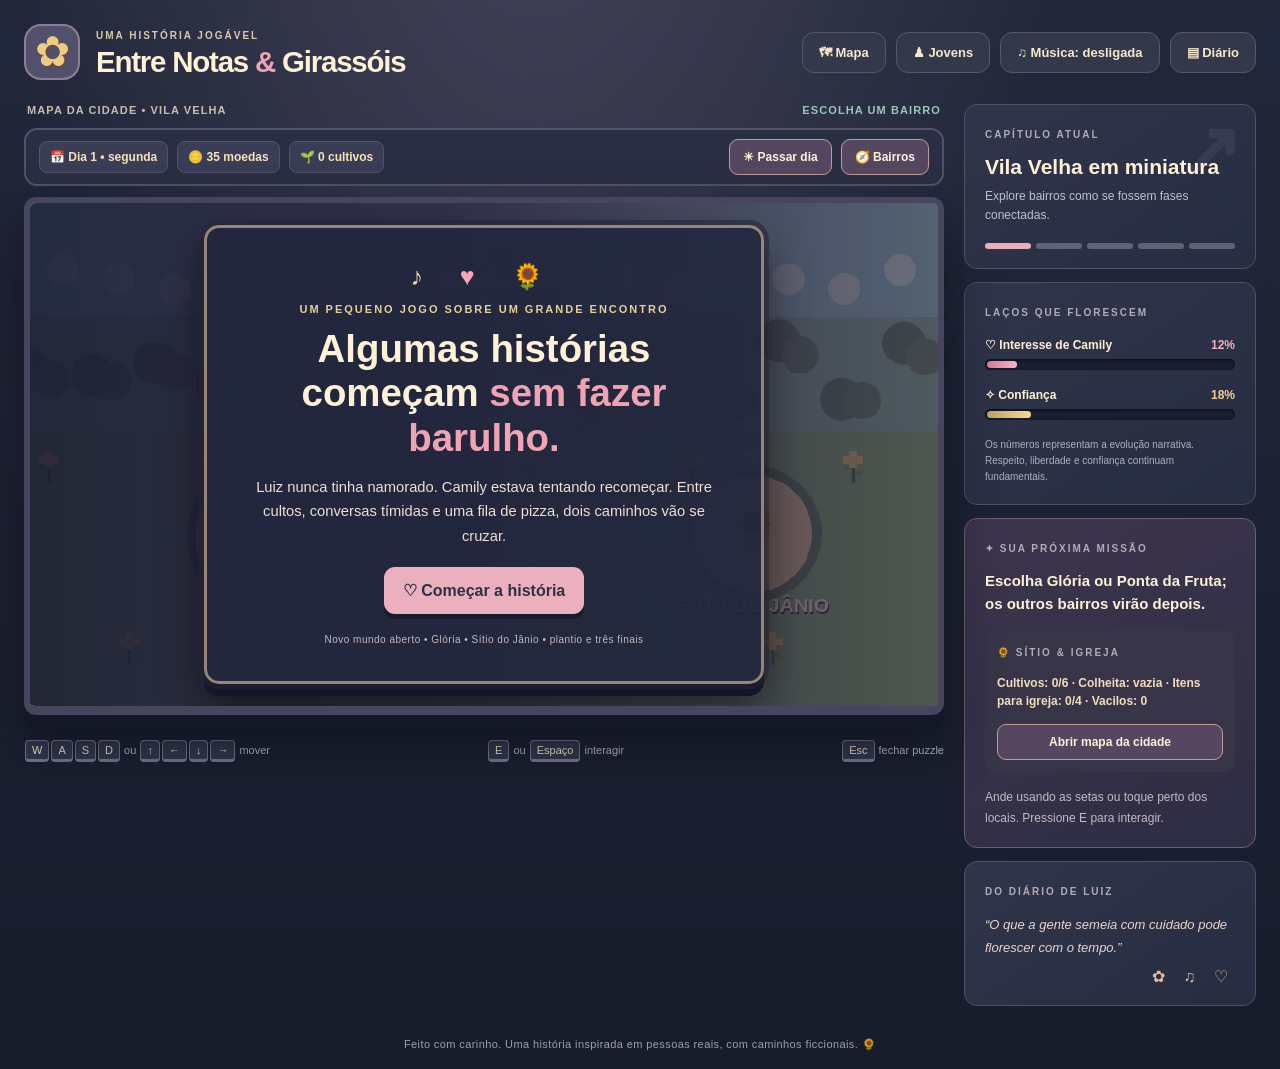
<file: index.html>
<!doctype html><html lang="pt-BR"><head><meta charset="utf-8"><meta name="viewport" content="width=device-width,initial-scale=1"><meta http-equiv="refresh" content="0;url=entre-notas-e-girassois/"><title>Entre Notas & Girassóis</title></head><body style="font-family:system-ui;background:#25283e;color:#f6e8d3;text-align:center;padding:20vh 10px"><h1>🌻 Entre Notas & Girassóis</h1><p>Carregando o jogo...</p><p><a style="color:#f1b4c1" href="entre-notas-e-girassois/">Toque aqui para jogar</a></p></body></html>
</file>
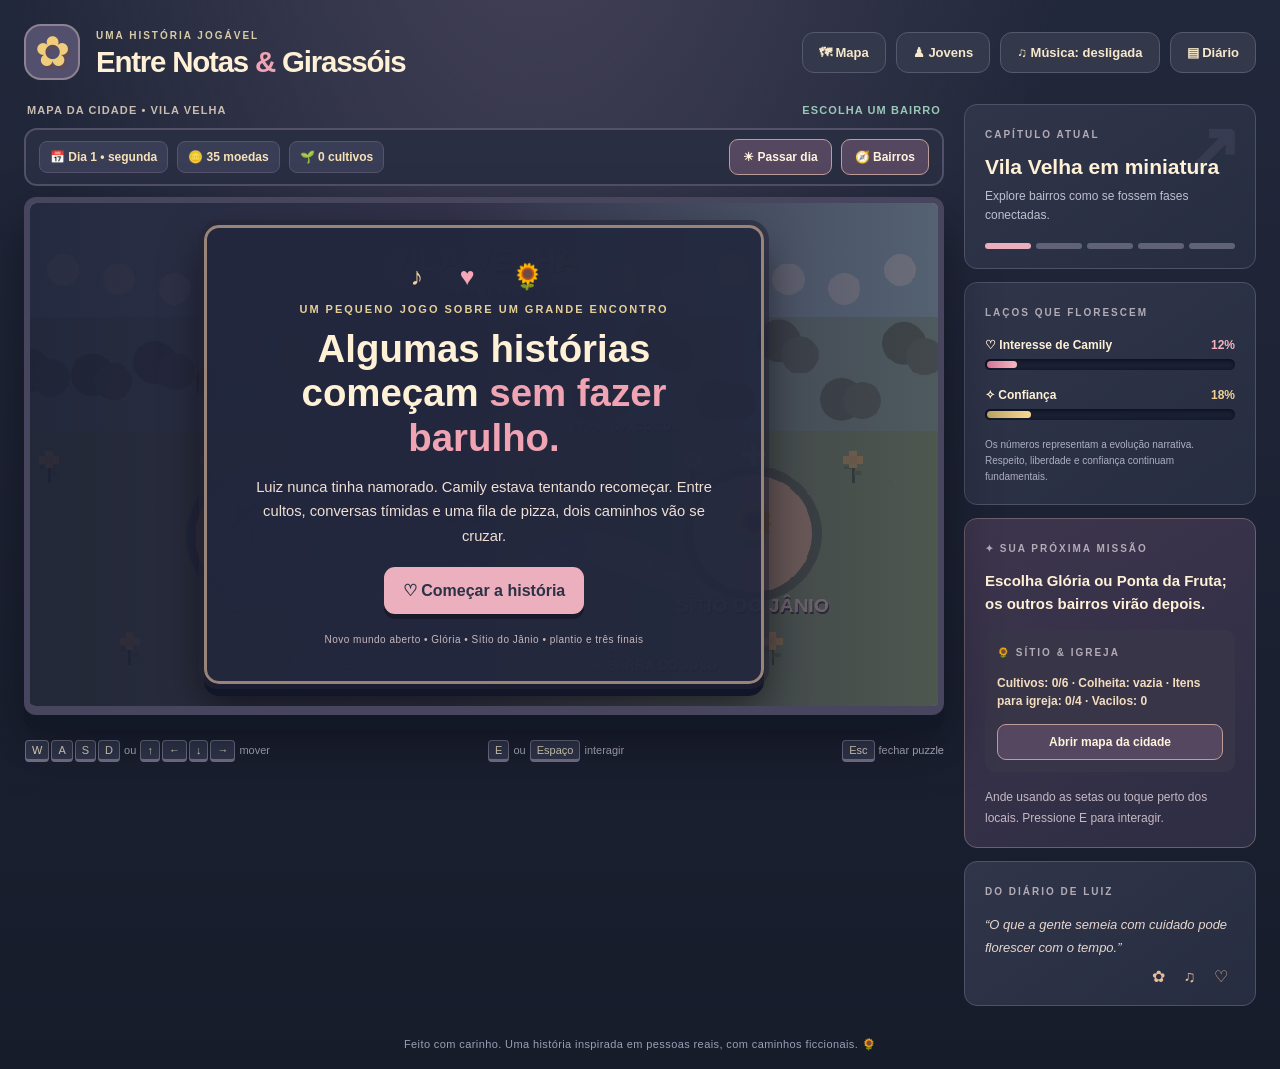
<file: entre-notas-e-girassois/index.html>
<!doctype html>
<html lang="pt-BR">
<head>
  <meta charset="utf-8" />
  <meta name="viewport" content="width=device-width, initial-scale=1, viewport-fit=cover" />
  <meta name="theme-color" content="#1f2339" />
  <meta name="description" content="Uma história jogável em pixel art sobre Luiz e Camily: fé, amizade, coragem e um encontro na fila da pizza." />
  <title>Entre Notas e Girassóis 🌻 — Uma história de Luiz & Camily</title>
  <link rel="manifest" href="manifest.webmanifest" />
  <link rel="icon" href="icon-192.png" sizes="192x192" type="image/png" />
  <meta name="apple-mobile-web-app-capable" content="yes" />
  <meta name="apple-mobile-web-app-status-bar-style" content="black-translucent" />
  <meta name="apple-mobile-web-app-title" content="Notas & Girassóis" />
  <link rel="apple-touch-icon" href="icon-192.png" />
  <link rel="stylesheet" href="styles.css" />
</head>
<body>
  <main class="shell">
    <header class="masthead">
      <div class="brand"><span class="sunflower" aria-hidden="true">✿</span><div><span class="eyebrow">UMA HISTÓRIA JOGÁVEL</span><h1>Entre Notas <em>&</em> Girassóis</h1></div></div>
      <div class="header-tools">
        <button class="utility" id="mapToggle" type="button">🗺 Mapa</button>
        <button class="utility" id="charactersToggle" type="button">♟ Jovens</button>
        <button class="utility install-button hidden" id="installApp" type="button" aria-label="Instalar jogo no celular">⇩ Instalar</button>
        <button class="utility" id="soundToggle" type="button" aria-label="Ativar ou desativar música">♫ Música: desligada</button>
        <button class="utility" id="journalToggle" type="button" aria-label="Abrir diário">▤ Diário</button>
      </div>
    </header>

    <section class="play-area" aria-label="Jogo de aventura">
      <div class="main-column">
        <div class="game-topline"><span id="chapterLabel">PRÓLOGO • UMA VIDA EM SILÊNCIO</span><span id="locationLabel">QUARTO DE LUIZ</span></div>
        <div class="mobile-status" aria-label="Progresso da história">
          <div class="mobile-stat"><div class="mobile-stat-title"><span>♡ Interesse de Camily</span><strong id="mobileInterest">12%</strong></div><div class="mobile-meter"><i id="mobileInterestBar"></i></div></div>
          <div class="mobile-stat"><div class="mobile-stat-title"><span>✧ Confiança</span><strong id="mobileTrust">18%</strong></div><div class="mobile-meter trust"><i id="mobileTrustBar"></i></div></div>
          <p class="mobile-goal" id="mobileObjective">Encontre sua Bíblia no quarto.</p>
        </div>
        <div class="world-toolbar" aria-label="Sistema de dias e economia">
          <div class="world-resources"><span id="dayBadge">📅 Dia 1 • Segunda</span><span id="coinsBadge">🪙 30 moedas</span><span id="harvestBadge">🌱 0 cultivos</span></div>
          <div class="world-buttons"><button type="button" id="nextDay">☀ Passar dia</button><button type="button" id="worldNav">🧭 Bairros</button></div>
        </div>
        <div class="game-frame" id="gameFrame">
          <canvas id="game" width="960" height="540" role="img" aria-label="Cenário de aventura em pixel art com Luiz, personagens e locais para explorar"></canvas>
          <div class="overlay intro" id="introScreen">
            <div class="intro-panel">
              <div class="intro-mark">♪ <span>♥</span> 🌻</div>
              <p class="intro-eyebrow">UM PEQUENO JOGO SOBRE UM GRANDE ENCONTRO</p>
              <h2>Algumas histórias<br/>começam <em>sem fazer barulho.</em></h2>
              <p>Luiz nunca tinha namorado. Camily estava tentando recomeçar. Entre cultos, conversas tímidas e uma fila de pizza, dois caminhos vão se cruzar.</p>
              <div class="intro-buttons"><button id="newGame" class="btn primary">♡ Começar a história</button><button id="continueGame" class="btn secondary hidden">Continuar aventura</button></div>
              <span class="smallprint">Novo mundo aberto • Glória • Sítio do Jânio • plantio e três finais</span>
            </div>
          </div>
          <div class="character-layer hidden" id="characterLayer" role="dialog" aria-modal="true" aria-label="Escolha de personagem">
            <div class="character-panel"><p class="intro-eyebrow">ESCOLHA SEU PERSONAGEM</p><h2>Quem vive essa aventura?</h2>
            <p class="char-note">Todos os jovens já estão no elenco. Por enquanto, somente Luiz está disponível para jogar.</p>
            <div id="characterCards" class="character-grid"></div>
            <button id="characterBack" class="btn secondary" type="button">Voltar</button></div>
          </div>
          <div class="dialog-layer hidden" id="dialogLayer" aria-live="polite">
            <div class="dialog-box">
              <div class="dialog-meta"><span id="speakerName">Narrador</span><span id="dialogHint">ESCOLHA SUA RESPOSTA</span></div>
              <p id="dialogText"></p>
              <div class="choice-list" id="dialogChoices"></div>
            </div>
          </div>
          <div class="puzzle-layer hidden" id="puzzleLayer" aria-live="polite">
            <section class="puzzle-card" role="dialog" aria-modal="true" aria-labelledby="puzzleTitle">
              <div class="puzzle-kicker" id="puzzleKicker">DESAFIO</div>
              <h2 id="puzzleTitle">Puzzle</h2>
              <p id="puzzleDescription"></p>
              <div id="puzzleContent"></div>
              <button class="puzzle-close" id="puzzleClose">Voltar ao cenário</button>
            </section>
          </div>
          <div class="overlay ending hidden" id="endingScreen">
            <div class="ending-panel"><div class="end-sunflower">🌻</div><span class="eyebrow" id="endingEyebrow">FIM DO CAPÍTULO</span><h2 id="endingTitle"></h2><p id="endingDescription"></p><div class="ending-summary" id="endingSummary"></div><button id="exploreAfterEnding" class="btn secondary">🗺 Continuar explorando</button><button id="playAgain" class="btn primary">↻ Jogar outra vez</button></div>
          </div>
          <div class="toast hidden" id="toast" role="status"></div>
          <div class="action-hint hidden" id="actionHint"><kbd>E</kbd> <span id="actionName">Conversar</span></div>
        </div>
        <div class="controls-bar">
          <span><kbd>W</kbd><kbd>A</kbd><kbd>S</kbd><kbd>D</kbd> ou <kbd>↑</kbd><kbd>←</kbd><kbd>↓</kbd><kbd>→</kbd> mover</span>
          <span><kbd>E</kbd> ou <kbd>Espaço</kbd> interagir</span>
          <span><kbd>Esc</kbd> fechar puzzle</span>
        </div>
        <div class="mobile-controls" aria-label="Controles de toque">
          <div class="dpad" role="group" aria-label="Mover Luiz">
            <button type="button" data-dir="up" aria-label="Cima">▲</button>
            <div><button type="button" data-dir="left" aria-label="Esquerda">◀</button><button type="button" data-dir="down" aria-label="Baixo">▼</button><button type="button" data-dir="right" aria-label="Direita">▶</button></div>
          </div>
          <div class="mobile-actions"><button class="interact-button" type="button" id="touchInteract">✦<span>Interagir</span></button><span class="mobile-tap-tip">Toque no cenário para andar</span></div>
        </div>
      </div>
      <aside class="sidebar">
        <section class="side-card chapter-card"><span class="side-label">CAPÍTULO ATUAL</span><div class="chapter-num" id="chapterNumber">00</div><h2 id="chapterName">Antes de tudo</h2><p id="chapterDescription">Às vezes o primeiro passo é simplesmente sair de casa.</p><div class="chapter-progress" id="chapterProgress"><i class="active"></i><i></i><i></i><i></i><i></i></div></section>
        <section class="side-card affection-card"><span class="side-label">LAÇOS QUE FLORESCEM</span><div class="meter-head"><span>♡ Interesse de Camily</span><strong id="interestValue">12%</strong></div><div class="meter pink"><div id="interestBar"></div></div><div class="meter-head second"><span>✧ Confiança</span><strong id="trustValue">18%</strong></div><div class="meter gold"><div id="trustBar"></div></div><p class="meter-footnote">Os números representam a evolução narrativa. Respeito, liberdade e confiança continuam fundamentais.</p></section>
        <section class="side-card objective-card"><span class="side-label">✦ SUA PRÓXIMA MISSÃO</span><p id="objective">Encontre sua Bíblia no quarto.</p><div class="farm-card"><span class="side-label">🌻 SÍTIO & IGREJA</span><p id="farmSidebar">Visite o Sítio do Jânio para plantar e ajudar a igreja.</p><button id="farmShortcut" type="button" class="mini-shortcut">Abrir mapa da cidade</button></div><span class="tip" id="tip">Aproxime-se dos objetos brilhantes e pressione E.</span></section>
        <section class="side-card quote-card"><span class="side-label">DO DIÁRIO DE LUIZ</span><blockquote id="diaryQuote">“Talvez a vida ainda tenha surpresas guardadas para mim.”</blockquote><span class="hand-drawn">✿ ♫ ♡</span></section>
      </aside>
    </section>
    <footer>Feito com carinho. Uma história inspirada em pessoas reais, com caminhos ficcionais. 🌻</footer>
  </main>

  <dialog id="journalDialog" class="journal-dialog"><div class="journal-inner"><button id="journalClose" class="journal-close" aria-label="Fechar diário">×</button><span class="eyebrow">PÁGINAS DE UMA HISTÓRIA</span><h2>O diário de Luiz</h2><div id="journalEntries"></div><p class="journal-note">As páginas vão surgindo enquanto você vive esta história.</p></div></dialog>
  <script src="game.js" defer></script>
</body>
</html>
</file>
<file: entre-notas-e-girassois/styles.css>
:root{color-scheme:dark;--bg:#191e2b;--panel:#282d40;--panel2:#30364c;--line:#50546c;--cream:#fff1d6;--muted:#bfc2d5;--pink:#f0a3b3;--gold:#e9c77c;--green:#97cdb4;--shadow:#0e111e}
*{box-sizing:border-box}html{min-height:100%;background:var(--bg)}body{margin:0;font-family:Trebuchet MS,Verdana,Arial,sans-serif;background:radial-gradient(ellipse at 42% -15%,#444259 0,transparent 50%),linear-gradient(#22283b,#171c2b);color:var(--cream);min-height:100vh}button{font:inherit;cursor:pointer}.shell{max-width:1500px;margin:0 auto;padding:24px 24px 18px}.masthead{display:flex;align-items:center;justify-content:space-between;gap:12px;margin-bottom:24px}.brand{display:flex;align-items:center;gap:16px}.sunflower{display:grid;place-items:center;color:#f0cd7c;background:#52506c;border:2px solid #8e8292;border-radius:17px;width:56px;height:56px;font-size:42px;line-height:1;text-shadow:3px 3px #5d4b59}.eyebrow,.intro-eyebrow,.side-label,.puzzle-kicker{font-size:11px;letter-spacing:2px;font-weight:bold;color:#d9cba9}.brand .eyebrow{font-size:10px}.brand h1{margin:2px 0 0;font-size:clamp(22px,2.3vw,33px);letter-spacing:-1.2px;font-weight:800}.brand h1 em,.intro-panel h2 em{font-style:normal;color:var(--pink)}.header-tools{display:flex;gap:10px}.utility{background:#34384b;border:1px solid #56596d;color:#f6e8cb;padding:12px 16px;border-radius:12px;font-size:13px;font-weight:bold;transition:transform .16s,background .16s}.utility:hover{transform:translateY(-2px);background:#444962}.play-area{display:grid;grid-template-columns:minmax(0,1fr) 292px;gap:20px;align-items:start}.main-column{min-width:0}.game-topline{display:flex;justify-content:space-between;align-items:center;gap:10px;padding:0 3px 12px;color:#c9bcb0;font-size:11px;font-weight:900;letter-spacing:1.1px}.game-topline span:last-child{color:#99c7b8}.game-frame{aspect-ratio:16/9;position:relative;overflow:hidden;border:6px solid #47465e;border-bottom-width:9px;border-radius:12px;box-shadow:0 14px 0 #131827,0 26px 50px #0b0d17a6;background:#52455d;isolation:isolate}canvas{width:100%;height:100%;display:block;image-rendering:pixelated;image-rendering:crisp-edges}.overlay,.dialog-layer,.puzzle-layer{position:absolute;inset:0;display:flex;align-items:center;justify-content:center}.hidden{display:none!important}.intro{background:linear-gradient(90deg,#191b31e8 0,#29243eec 46%,#312638a3 100%);padding:4%}.intro-panel{max-width:560px;text-align:center;background:#21273de8;border:3px solid #998479;outline:5px solid #25263791;border-radius:15px;padding:clamp(15px,3vw,34px);box-shadow:0 12px 0 #111628,0 20px 40px #0008}.intro-mark{font-size:25px;color:#f5d396;letter-spacing:15px}.intro-mark span{color:#f5a7b7}.intro-eyebrow{color:#e6cf97;margin:12px 0}.intro-panel h2{font-size:clamp(23px,3vw,42px);line-height:1.16;margin:12px 0}.intro-panel p:not(.intro-eyebrow){color:#f0dfd3;line-height:1.65;font-size:clamp(12px,1.15vw,16px)}.intro-buttons{display:flex;justify-content:center;gap:10px;margin:19px 0 15px;flex-wrap:wrap}.btn{border:0;border-radius:11px;padding:14px 19px;font-weight:900;color:#2c3145;box-shadow:0 5px 0 #181b2b;transition:transform .15s}.btn:hover{transform:translateY(-3px)}.btn.primary{background:#ebafbd}.btn.secondary{background:#f3dca7}.smallprint{font-size:10px;color:#c8b7bd;letter-spacing:.5px}.dialog-layer{align-items:end;justify-content:stretch;padding:15px;background:linear-gradient(transparent 15%,#080c19ae 100%)}.dialog-box{background:#292a43f5;border:3px solid #e0bba2;border-radius:13px;padding:16px 19px 18px;width:100%;box-shadow:0 0 0 4px #312f43,0 13px 30px #0009;max-height:90%;overflow:auto}.dialog-meta{display:flex;justify-content:space-between;align-items:center;gap:10px}.dialog-meta #speakerName{font-size:14px;font-weight:900;color:#f2c6a3}.dialog-meta #dialogHint{font-size:10px;letter-spacing:1.3px;color:#e2d3bf}.dialog-box p{margin:10px 0 14px;font-size:clamp(13px,1.28vw,17px);line-height:1.5;color:#f9eddb}.choice-list{display:flex;flex-direction:column;gap:6px}.choice-button{background:#3f415a;border:1px solid #79758e;color:#fff0e4;border-radius:8px;padding:10px 12px;text-align:left;font-size:clamp(12px,1.05vw,15px);transition:background .2s}.choice-button:hover,.choice-button:focus-visible{background:#63536b;outline:2px solid #dfbac0;outline-offset:1px}.choice-button b{color:#eed5a5;margin-right:9px}.puzzle-layer{background:#111828db;padding:14px;z-index:4}.puzzle-card{width:min(540px,100%);background:linear-gradient(#3c3c57,#292a41);border:3px solid #e2b58e;border-radius:14px;box-shadow:0 0 0 5px #161c30,0 23px 35px #0008;padding:24px 26px;text-align:center;max-height:96%;overflow:auto}.puzzle-card h2{font-size:clamp(21px,2.5vw,30px);margin:10px 0;color:#fbe8c7}.puzzle-card p{font-size:14px;line-height:1.6;color:#e9d9d5}.puzzle-close{display:block;margin:16px auto 0;border:0;background:none;color:#f3c2bf;text-decoration:underline;font-size:12px}.music-sequence{display:flex;gap:8px;justify-content:center;margin:18px 0 20px;flex-wrap:wrap}.note-chip{width:44px;height:44px;display:grid;place-items:center;background:#62647d;border:2px solid #b5aac0;color:#fff4d9;border-radius:8px;font-size:20px;font-weight:bold}.note-chip.done{background:#4d796e;border-color:#aad0a8}.music-keys{display:flex;gap:10px;justify-content:center;flex-wrap:wrap}.music-keys button{width:66px;height:65px;border-radius:9px;background:#f4e4cd;color:#3b364d;border:0;border-bottom:7px solid #b7a399;font-weight:900;font-size:20px}.music-keys button:active{transform:translateY(5px);border-bottom-width:2px}.puzzle-status{min-height:24px;font-weight:bold;color:#f9daab}.pizza-choices{display:grid;grid-template-columns:1fr 1fr;gap:10px;margin-top:18px}.pizza-choices button{padding:14px 8px;border:2px solid #af9f9d;background:#51516b;color:#fff0d7;border-radius:9px;font-weight:800}.pizza-choices button:hover{background:#71607a}.pizza-step{color:#f6d498;font-weight:bold;font-size:12px;letter-spacing:1px}.pizza-done{font-size:13px;color:#b2dfc3}.ending{z-index:5;text-align:center;background:#171a2ded;padding:15px}.ending-panel{max-width:590px;background:#303047;border:3px solid #efc592;border-radius:16px;padding:30px;box-shadow:0 13px 0 #18192b;max-height:96%;overflow:auto}.end-sunflower{font-size:42px}.ending-panel h2{font-size:clamp(23px,3vw,37px);margin:12px 0;color:#f4b5be}.ending-panel p{color:#f5e1cd;line-height:1.75}.ending-summary{margin:20px 0;background:#3e425d;border-radius:10px;padding:14px;font-size:14px;color:#f4e4cb}.toast{position:absolute;top:14px;left:50%;transform:translateX(-50%);z-index:9;padding:10px 16px;border-radius:10px;background:#333c4c;border:2px solid #f7cb9a;color:#fff0d8;text-align:center;font-size:12px;font-weight:bold;box-shadow:0 7px 20px #0008;max-width:92%}.action-hint{position:absolute;z-index:2;bottom:14px;left:50%;transform:translateX(-50%);padding:10px 15px;border-radius:9px;background:#263348ec;border:2px solid #c9b5a0;color:#f6e4d7;font-size:13px;font-weight:bold;pointer-events:none;white-space:nowrap}.action-hint kbd{border-color:#dec698}.controls-bar{display:flex;flex-wrap:wrap;justify-content:space-between;gap:12px;margin-top:25px;color:#b9b8ca;font-size:11px}.controls-bar span{white-space:nowrap}kbd{display:inline-block;padding:3px 6px;margin:0 1px;border:1px solid #74758a;border-bottom:3px solid #7a748a;background:#32384e;border-radius:4px;color:#f5e8ca;font-size:11px;font-family:inherit}.sidebar{display:flex;flex-direction:column;gap:13px}.side-card{background:linear-gradient(145deg,#30354a,#272d41);border:1px solid #4e5268;border-radius:13px;padding:19px 20px}.side-label{font-size:10px;color:#b3abb5}.chapter-card{position:relative;overflow:hidden}.chapter-num{position:absolute;right:13px;top:8px;font-size:75px;line-height:1;font-weight:900;color:#74768b2c;pointer-events:none}.chapter-card h2{font-size:21px;margin:13px 0 8px;position:relative}.chapter-card p,.meter-footnote{font-size:12px;line-height:1.6;color:#bfc0cf;margin:0}.chapter-progress{display:flex;gap:5px;margin-top:18px}.chapter-progress i{display:block;flex:1;height:6px;border-radius:4px;background:#606377}.chapter-progress i.active{background:#e9afbd}.meter-head{display:flex;justify-content:space-between;align-items:center;gap:10px;font-size:12px;font-weight:bold;margin:18px 0 7px}.meter-head strong{color:#f4b2c1}.meter-head.second strong{color:#f1d193}.meter{height:11px;background:#1a2033;border-radius:6px;padding:2px;box-shadow:inset 1px 1px 4px #080a14}.meter div{height:100%;border-radius:5px;width:0;transition:width .8s cubic-bezier(.24,1,.31,1)}.meter.pink div{background:linear-gradient(90deg,#d8779a,#f7b7bf)}.meter.gold div{background:linear-gradient(90deg,#bda264,#f8d993)}.meter-footnote{font-size:10px;margin-top:17px;color:#aeb0c3}.objective-card{border-color:#6e606a;background:linear-gradient(150deg,#3d354d,#2d2d43)}.objective-card p{line-height:1.5;font-weight:900;font-size:15px;margin:14px 0}.tip{font-size:12px;line-height:1.6;color:#c5b9c4}.quote-card blockquote{padding:0;margin:15px 0 0;color:#e8d6cd;font-size:13px;line-height:1.75;font-style:italic}.hand-drawn{display:block;text-align:right;color:#e9bc9a;letter-spacing:7px;margin-top:8px}footer{font-size:11px;color:#9d9eb5;margin-top:32px;text-align:center;letter-spacing:.4px}.journal-dialog{border:3px solid #d9b18f;background:#292c42;border-radius:14px;color:var(--cream);padding:0;max-width:560px;width:calc(100vw - 36px);box-shadow:0 20px 70px #0008}.journal-dialog::backdrop{background:#111425c9}.journal-inner{padding:25px 29px;position:relative}.journal-inner h2{font-size:26px}.journal-close{position:absolute;right:17px;top:12px;background:none;color:#f1d9bf;border:0;font-size:29px}.journal-entry{padding:13px 0;border-bottom:1px solid #50546d}.journal-entry strong{color:#f0b4bf;font-size:14px}.journal-entry p{line-height:1.6;color:#f3e2ce;font-size:13px;margin:6px 0}.journal-note{color:#aeaabf;font-size:12px}.mobile-controls{display:none}
@media(max-width:1050px){.play-area{grid-template-columns:minmax(0,1fr) 255px;gap:12px}.side-card{padding:15px}.intro-panel{max-width:490px;padding:16px}.intro-panel p:not(.intro-eyebrow){line-height:1.4}.game-frame{border-width:4px}.shell{padding:18px 15px}}
@media(max-width:790px){.play-area{grid-template-columns:1fr}.sidebar{display:grid;grid-template-columns:1fr 1fr;gap:10px}.quote-card{display:none}.masthead{align-items:flex-start}.brand h1{font-size:22px}.sunflower{width:42px;height:42px;font-size:32px}.header-tools{flex-direction:column}.utility{padding:9px;font-size:11px}.controls-bar{margin-top:15px}.mobile-controls{display:flex;align-items:center;justify-content:space-between;gap:25px;padding:13px 6px 0}.dpad{text-align:center;display:flex;flex-direction:column;gap:5px;align-items:center}.dpad div{display:flex;gap:5px}.dpad button,.interact-button{touch-action:none;border:2px solid #988795;border-bottom:4px solid #777084;border-radius:9px;background:#424960;color:#ffecd3;min-width:49px;min-height:40px;font-weight:bold}.interact-button{padding:10px 28px;border-color:#e2b3a8;background:#664b64}.intro{padding:7px}.intro-panel{max-width:92%;padding:12px}.intro-panel h2{font-size:clamp(18px,4.8vw,30px)}.intro-panel p:not(.intro-eyebrow){font-size:clamp(10px,2.1vw,13px)}.intro-mark{font-size:15px}.intro-eyebrow{font-size:8px}.smallprint{font-size:8px}.btn{padding:9px 12px;font-size:12px}.dialog-box{padding:10px}.dialog-box p{margin:6px 0;font-size:12px}.choice-button{padding:7px;font-size:11px}.puzzle-card{padding:12px}.puzzle-card p{font-size:12px}.controls-bar{font-size:10px}.controls-bar span:last-child{display:none}}
@media(max-width:420px){.shell{padding:12px 8px}.brand{gap:7px}.brand h1{font-size:18px}.brand .eyebrow{font-size:8px}.utility{font-size:10px;padding:7px}.header-tools{gap:4px}.game-topline{font-size:8px}.sidebar{grid-template-columns:1fr}.side-card{padding:13px}.intro-panel h2{font-size:19px}.intro-panel p:not(.intro-eyebrow){font-size:10px;line-height:1.26}.intro-buttons{margin:9px}.smallprint{display:none}.dialog-meta #speakerName{font-size:11px}.dialog-meta #dialogHint{font-size:8px}}


/* Mobile-first additions: câmera retrato 3:4, HUD compacto e controles de polegar. */
.mobile-status {display:none}
.mobile-actions {display:flex;flex-direction:column;align-items:center;gap:8px}
.mobile-tap-tip {font-size:11px;color:#d9c2c6;text-align:center;max-width:150px}
.interact-button span {display:block;font-size:13px}
canvas {touch-action:none}
button { -webkit-tap-highlight-color:transparent }
@media(hover:none) and (pointer:coarse){
  .mobile-controls {display:flex;align-items:center;justify-content:space-between;gap:14px;padding:15px 10px 4px}
  .dpad button {width:64px;height:60px;min-width:64px;min-height:60px;touch-action:none;user-select:none;-webkit-user-select:none;font-size:20px;border-radius:14px}
  .dpad {gap:2px}
  .dpad div {gap:4px}
  .interact-button {min-width:104px;min-height:96px;border-radius:50%;font-size:29px;box-shadow:0 7px 0 #45394d;touch-action:manipulation}
  .dpad button:active,.interact-button:active{filter:brightness(1.2);transform:translateY(2px)}
}
@media(max-width:700px) and (orientation:portrait){
  html,body{max-width:100%;overflow-x:hidden}
  body {background:linear-gradient(#29263d,#171b2b)}
  .shell {padding:calc(8px + env(safe-area-inset-top)) 10px calc(16px + env(safe-area-inset-bottom));max-width:540px;margin-inline:auto}
  .masthead{margin-bottom:13px;align-items:center;gap:8px}
  .brand h1{font-size:clamp(17px,4.6vw,24px);line-height:1.1;letter-spacing:-.6px}
  .brand .eyebrow{font-size:8px;letter-spacing:1px}
  .sunflower{flex:0 0 36px;width:36px;height:36px;font-size:26px;border-radius:11px}
  .header-tools {flex-direction:row;flex-wrap:wrap;justify-content:flex-end;gap:5px}
  .utility{padding:9px;font-size:11px;white-space:nowrap}
  .play-area{display:block}
  .game-topline{padding:0 1px 7px;font-size:9px;gap:5px}
  .game-topline span:last-child{max-width:42%;text-align:right}
  .game-frame{aspect-ratio:3/4;border:3px solid #61576e;border-bottom-width:5px;border-radius:13px;box-shadow:0 9px 0 #151626,0 16px 36px #080a1388}
  .mobile-status {display:grid;grid-template-columns:1fr 1fr;gap:7px 10px;margin:0 0 11px;padding:9px 10px 7px;background:#2d3148;border:1px solid #595369;border-radius:12px}
  .mobile-stat-title{display:flex;justify-content:space-between;gap:3px;align-items:center;color:#f0dfe0;font-size:10px;font-weight:bold}
  .mobile-stat-title strong{color:#eeb3c1}
  .mobile-meter{height:7px;background:#151c2c;border-radius:7px;margin-top:6px;overflow:hidden}
  .mobile-meter i{display:block;height:100%;width:0;background:#efaabb;border-radius:7px;transition:width .4s}
  .mobile-meter.trust i{background:#efd496}
  .mobile-goal{grid-column:1/-1;font-size:12px;line-height:1.35;margin:2px 0 0;color:#f6dbb2}
  .sidebar{display:none}
  .controls-bar{display:none}
  .mobile-controls{display:flex;align-items:center;justify-content:space-between;gap:10px;padding:15px 8px 0}
  .dpad button{height:58px;width:60px;min-width:60px;min-height:58px;font-size:19px;border-radius:13px;touch-action:none;user-select:none;-webkit-user-select:none}
  .dpad div{gap:4px}
  .mobile-actions{margin-left:auto}
  .interact-button{width:106px;height:96px;min-height:96px;padding:8px;box-shadow:0 5px 0 #422f48;font-size:24px;border-radius:22px}
  .interact-button span{font-size:12px}
  .mobile-tap-tip{font-size:10px}
  .intro{padding:7px;overflow:auto;align-items:center}
  .intro-panel{max-width:100%;padding:clamp(10px,4vw,22px);max-height:100%;overflow:auto}
  .intro-panel h2{font-size:clamp(23px,5.8vw,31px);line-height:1.12;margin:9px 0}
  .intro-panel p:not(.intro-eyebrow){font-size:clamp(12px,3.3vw,15px);line-height:1.46}
  .intro-eyebrow{font-size:10px;letter-spacing:1.1px}
  .intro-mark{font-size:21px;letter-spacing:6px}
  .intro-buttons{margin:12px 0;gap:7px}
  .btn {font-size:14px;padding:12px 16px;min-height:46px}
  .smallprint{display:block;font-size:9px;line-height:1.35}
  .dialog-layer{padding:8px;align-items:flex-end}
  .dialog-box{padding:12px 13px 14px;max-height:89%;border-radius:12px}
  .dialog-meta #speakerName{font-size:15px}
  .dialog-meta #dialogHint{font-size:9px;letter-spacing:.5px}
  .dialog-box p{font-size:14px;line-height:1.45;margin:9px 0 13px}
  .choice-list{gap:8px}
  .choice-button{font-size:13px;line-height:1.35;min-height:46px;padding:10px 12px}
  .puzzle-layer{padding:8px}
  .puzzle-card{padding:13px;max-height:98%;width:100%}
  .puzzle-card h2{font-size:23px}
  .puzzle-card p{font-size:13px;line-height:1.5}
  .music-keys button{min-width:61px;min-height:60px}
  .pizza-choices button{min-height:55px;font-size:13px}
  .ending-panel{padding:19px;max-height:96%}
  .ending-panel h2{font-size:24px}
  .ending-panel p{font-size:13px;line-height:1.5}
  .action-hint{bottom:10px;max-width:90%;white-space:normal;text-align:center;font-size:11px;padding:6px 11px}
  .action-hint kbd{display:none}
  footer{font-size:10px;margin-top:21px}
}
@media(max-width:360px) and (orientation:portrait){
  .shell{padding-inline:7px}
  .brand h1{font-size:17px}
  .brand .eyebrow{font-size:7px}
  .dpad button{min-width:50px;width:50px;min-height:52px;height:52px}
  .interact-button{width:91px;min-width:91px;height:88px;min-height:88px}
  .mobile-goal{font-size:11px}
  .mobile-stat-title{font-size:9px}
}
@media(max-width:700px) and (orientation:landscape){
  .shell{padding:8px max(10px,env(safe-area-inset-right)) 12px max(10px,env(safe-area-inset-left))}
  .masthead{margin-bottom:8px}
  .header-tools{flex-direction:row}
  .play-area{grid-template-columns:1fr}
  .sidebar{display:none}
  .game-frame{max-height:min(70vh,490px);width:min(100%,calc(min(70vh,490px) * 16 / 9));margin-inline:auto}
  .controls-bar{display:none}
  .mobile-controls{display:flex;max-width:650px;margin:auto;gap:10px;padding:5px}
  .dpad{flex-direction:row}
  .dpad button{width:48px;height:45px;min-height:45px;min-width:48px}
  .interact-button{width:98px;min-height:55px;height:55px;padding:5px;border-radius:13px}
  .mobile-tap-tip{display:none}
}
@media(prefers-reduced-motion:reduce){*,*:before,*:after{scroll-behavior:auto!important;transition:none!important}}

/* Expansão: exploração, seleção de personagens, calendário e economia */
.world-toolbar{display:flex;justify-content:space-between;align-items:center;gap:10px;flex-wrap:wrap;background:#292e43;border:2px solid #53516a;border-radius:13px;padding:9px 13px;margin:0 0 11px;color:#f7e1b6}
.world-resources,.world-buttons{display:flex;flex-wrap:wrap;gap:9px;align-items:center}
.world-resources span{background:#393e56;border:1px solid #56536d;border-radius:8px;padding:8px 10px;font-size:12px;font-weight:bold}
.world-buttons button,.mini-shortcut{border:1px solid #bd9d9a;background:#54475f;color:#fff3dd;border-radius:9px;padding:9px 13px;font-size:12px;font-weight:bold;min-height:36px}
.world-buttons button:hover,.mini-shortcut:hover{background:#78546b}
.character-layer{position:absolute;inset:0;z-index:30;display:flex;justify-content:center;align-items:center;background:#191a30ed;padding:14px;overflow:auto}
.character-layer.hidden{display:none}
.character-panel{background:#302b45;border:3px solid #cba583;border-radius:18px;box-shadow:0 8px 0 #1c2232,0 18px 40px #0b0c1c9c;max-width:800px;max-height:100%;overflow:auto;padding:20px;width:100%;text-align:center}
.character-panel h2{font-size:clamp(20px,3vw,31px);margin:8px 0;color:#ffe1b5}.char-note{font-size:13px;color:#e0d3cf;line-height:1.4;margin:9px auto 14px;max-width:540px}
.character-grid{display:grid;grid-template-columns:repeat(5,minmax(0,1fr));gap:9px;margin-bottom:13px}
.character-option{border:2px solid #61546b;background:linear-gradient(#49455c,#36344e);border-radius:12px;padding:11px 4px;min-height:93px;display:flex;align-items:center;flex-direction:column;justify-content:center;gap:3px;color:#f9e1c7}
.character-option:not(:disabled){border-color:#edc68e;background:linear-gradient(#806276,#594b66);cursor:pointer}
.character-option:disabled{opacity:.62;cursor:not-allowed}.character-emoji{font-size:27px}.character-option strong{font-size:12px}.character-option small{font-size:9px;color:#e7cda9}
.farm-card{background:#383549;padding:12px;border-radius:10px;margin:15px 0}.farm-card p{font-size:12px;line-height:1.5;color:#f3ddbc}.mini-shortcut{width:100%}
@media(max-width:700px){.world-toolbar{padding:7px;gap:6px}.world-resources{width:100%;justify-content:space-between;gap:4px}.world-resources span{font-size:10px;padding:6px}.world-buttons{width:100%;display:grid;grid-template-columns:1fr 1fr}.world-buttons button{padding:8px;font-size:11px}.character-grid{grid-template-columns:repeat(3,minmax(0,1fr));gap:6px}.character-panel{padding:12px 9px}.character-option{min-height:79px;padding:6px 2px}.character-emoji{font-size:22px}.character-option strong{font-size:11px}.character-option small{font-size:8px}.char-note{font-size:11px;margin:5px 0 9px}}
@media(max-width:360px){.world-resources span{font-size:9px;padding:5px}}

.avatar-mini{position:relative;display:block;width:37px;height:45px;border-radius:8px;background:#5a6471;border:2px solid #93829a;image-rendering:pixelated}
.avatar-mini:before{content:'';position:absolute;top:8px;left:7px;width:19px;height:24px;background:var(--skin);box-shadow:0 -7px 0 var(--hair)}
.avatar-hair{position:absolute;top:2px;left:7px;background:var(--hair);width:19px;height:12px;box-shadow:4px -2px 0 var(--hair);z-index:1}
.avatar-eyes{position:absolute;top:18px;left:13px;width:3px;height:3px;background:#3d3342;box-shadow:9px 0 0 #3d3342;z-index:2}
.avatar-shirt{position:absolute;bottom:0;left:4px;width:27px;height:13px;background:var(--shirt);border-radius:5px 5px 0 0;z-index:2}
</file>
